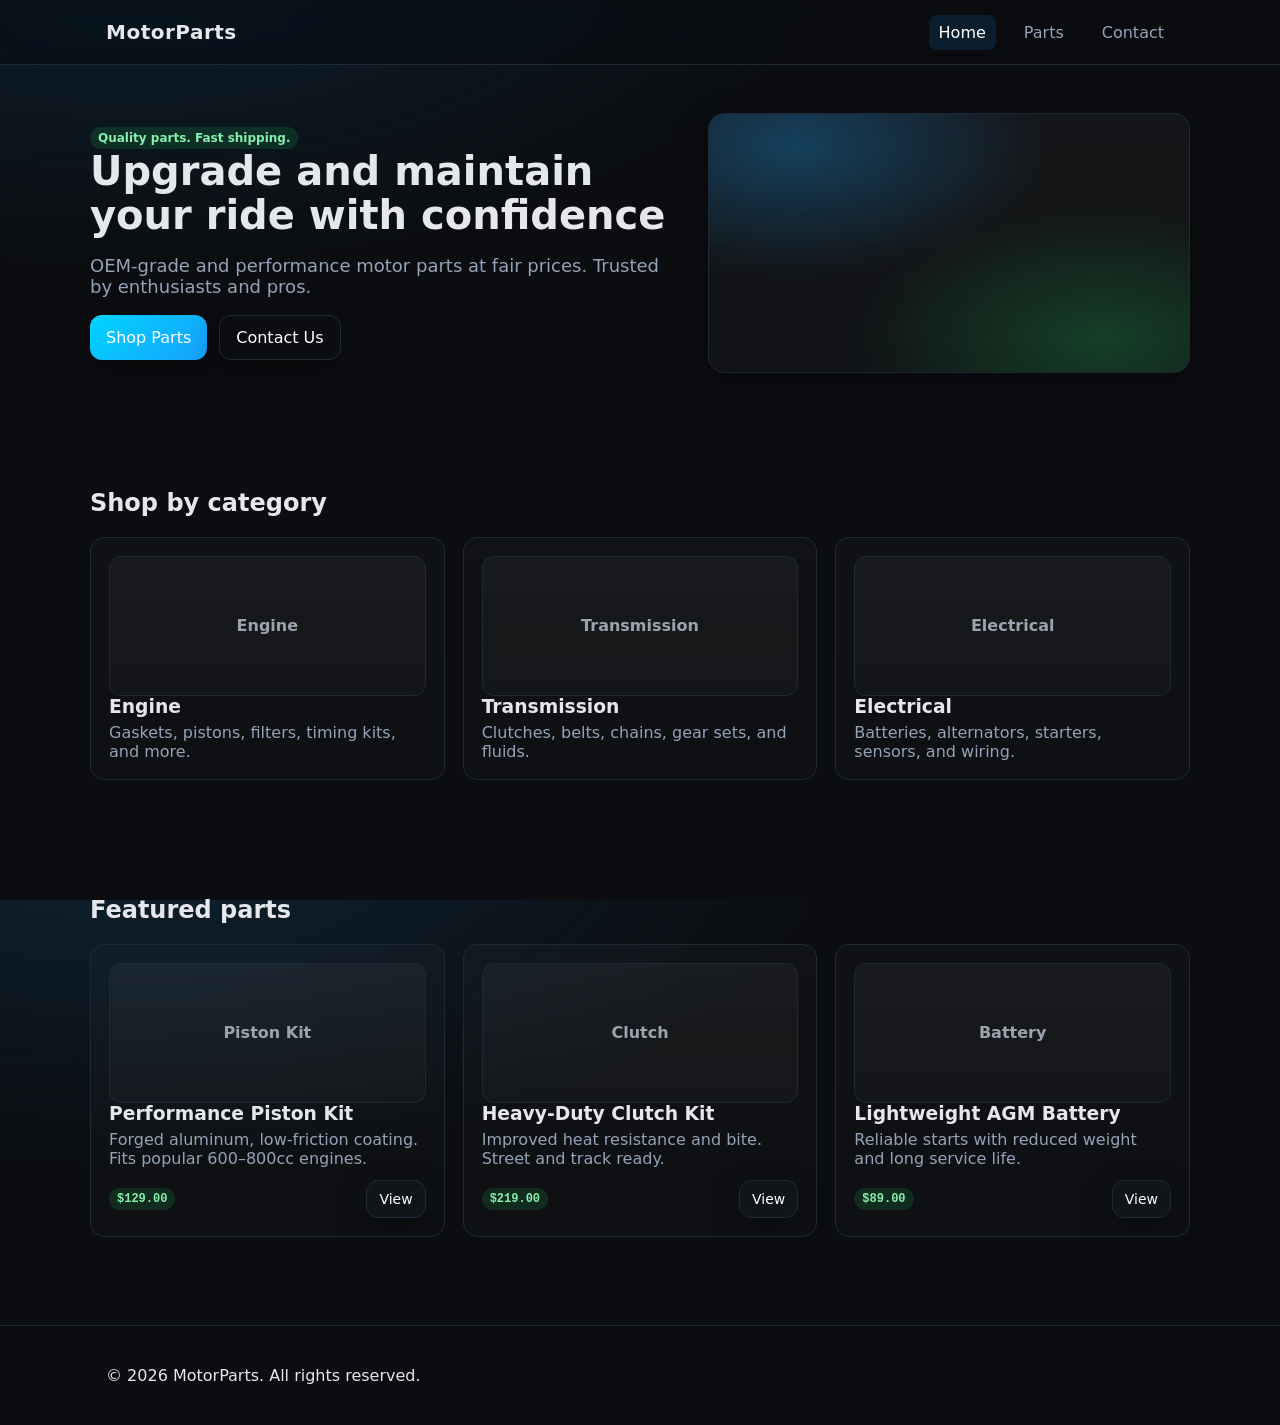
<file: index.html>
<!doctype html>
<html lang="en">
  <head>
    <meta charset="utf-8" />
    <meta name="viewport" content="width=device-width, initial-scale=1" />
    <title>MotorParts • Home</title>
    <link rel="icon" type="image/svg+xml" href="/assets/img/favicon.svg" />
    <link rel="stylesheet" href="/assets/css/styles.css" />
  </head>
  <body>
    <header class="site-header">
      <div class="container header-inner">
        <a class="brand" href="/index.html">MotorParts</a>
        <nav class="nav">
          <a href="/index.html" aria-current="page">Home</a>
          <a href="/parts.html">Parts</a>
          <a href="/contact.html">Contact</a>
        </nav>
      </div>
    </header>

    <main>
      <!-- Hero -->
      <section class="section container">
        <div class="hero">
          <div>
            <span class="badge">Quality parts. Fast shipping.</span>
            <h1>Upgrade and maintain your ride with confidence</h1>
            <p>OEM-grade and performance motor parts at fair prices. Trusted by enthusiasts and pros.</p>
            <div class="cta">
              <a class="button primary" href="/parts.html">Shop Parts</a>
              <a class="button ghost" href="/contact.html">Contact Us</a>
            </div>
          </div>
          <div class="hero-visual">
            <div class="hero-art" aria-hidden="true"></div>
          </div>
        </div>
      </section>

      <!-- Categories -->
      <section class="section container">
        <h2>Shop by category</h2>
        <div class="grid">
          <article class="card">
            <div class="art">Engine</div>
            <h3>Engine</h3>
            <p>Gaskets, pistons, filters, timing kits, and more.</p>
          </article>
          <article class="card">
            <div class="art">Transmission</div>
            <h3>Transmission</h3>
            <p>Clutches, belts, chains, gear sets, and fluids.</p>
          </article>
          <article class="card">
            <div class="art">Electrical</div>
            <h3>Electrical</h3>
            <p>Batteries, alternators, starters, sensors, and wiring.</p>
          </article>
        </div>
      </section>

      <!-- Featured parts -->
      <section class="section container">
        <h2>Featured parts</h2>
        <div class="grid">
          <article class="card">
            <div class="art">Piston Kit</div>
            <h3>Performance Piston Kit</h3>
            <p class="muted">Forged aluminum, low-friction coating. Fits popular 600–800cc engines.</p>
            <div class="row" style="margin-top:12px">
              <span class="badge mono">$129.00</span>
              <a class="button sm" href="/parts.html">View</a>
            </div>
          </article>
          <article class="card">
            <div class="art">Clutch</div>
            <h3>Heavy-Duty Clutch Kit</h3>
            <p class="muted">Improved heat resistance and bite. Street and track ready.</p>
            <div class="row" style="margin-top:12px">
              <span class="badge mono">$219.00</span>
              <a class="button sm" href="/parts.html">View</a>
            </div>
          </article>
          <article class="card">
            <div class="art">Battery</div>
            <h3>Lightweight AGM Battery</h3>
            <p class="muted">Reliable starts with reduced weight and long service life.</p>
            <div class="row" style="margin-top:12px">
              <span class="badge mono">$89.00</span>
              <a class="button sm" href="/parts.html">View</a>
            </div>
          </article>
        </div>
      </section>
    </main>

    <footer class="site-footer">
      <div class="container">
        <p>© <span id="year"></span> MotorParts. All rights reserved.</p>
      </div>
    </footer>
    <script>
      document.getElementById('year').textContent = new Date().getFullYear();
    </script>
  </body>
</html>
</file>
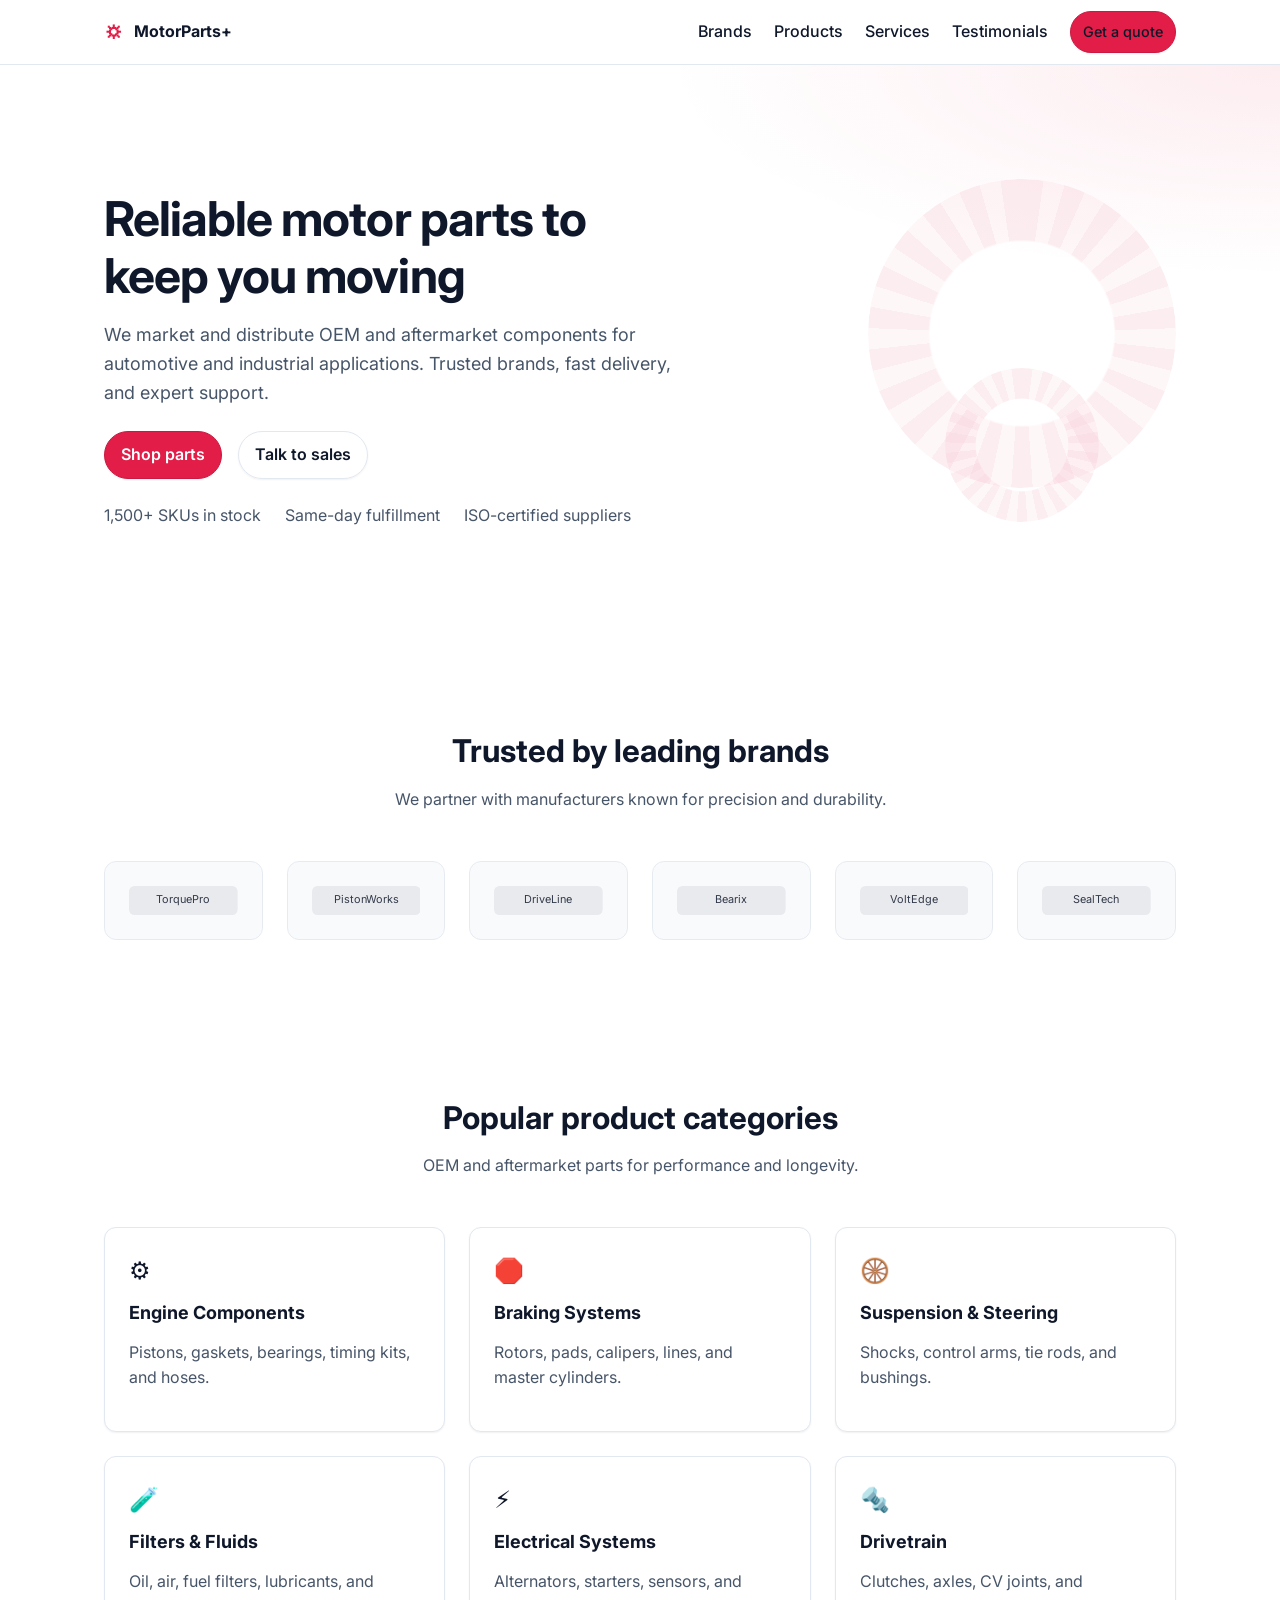
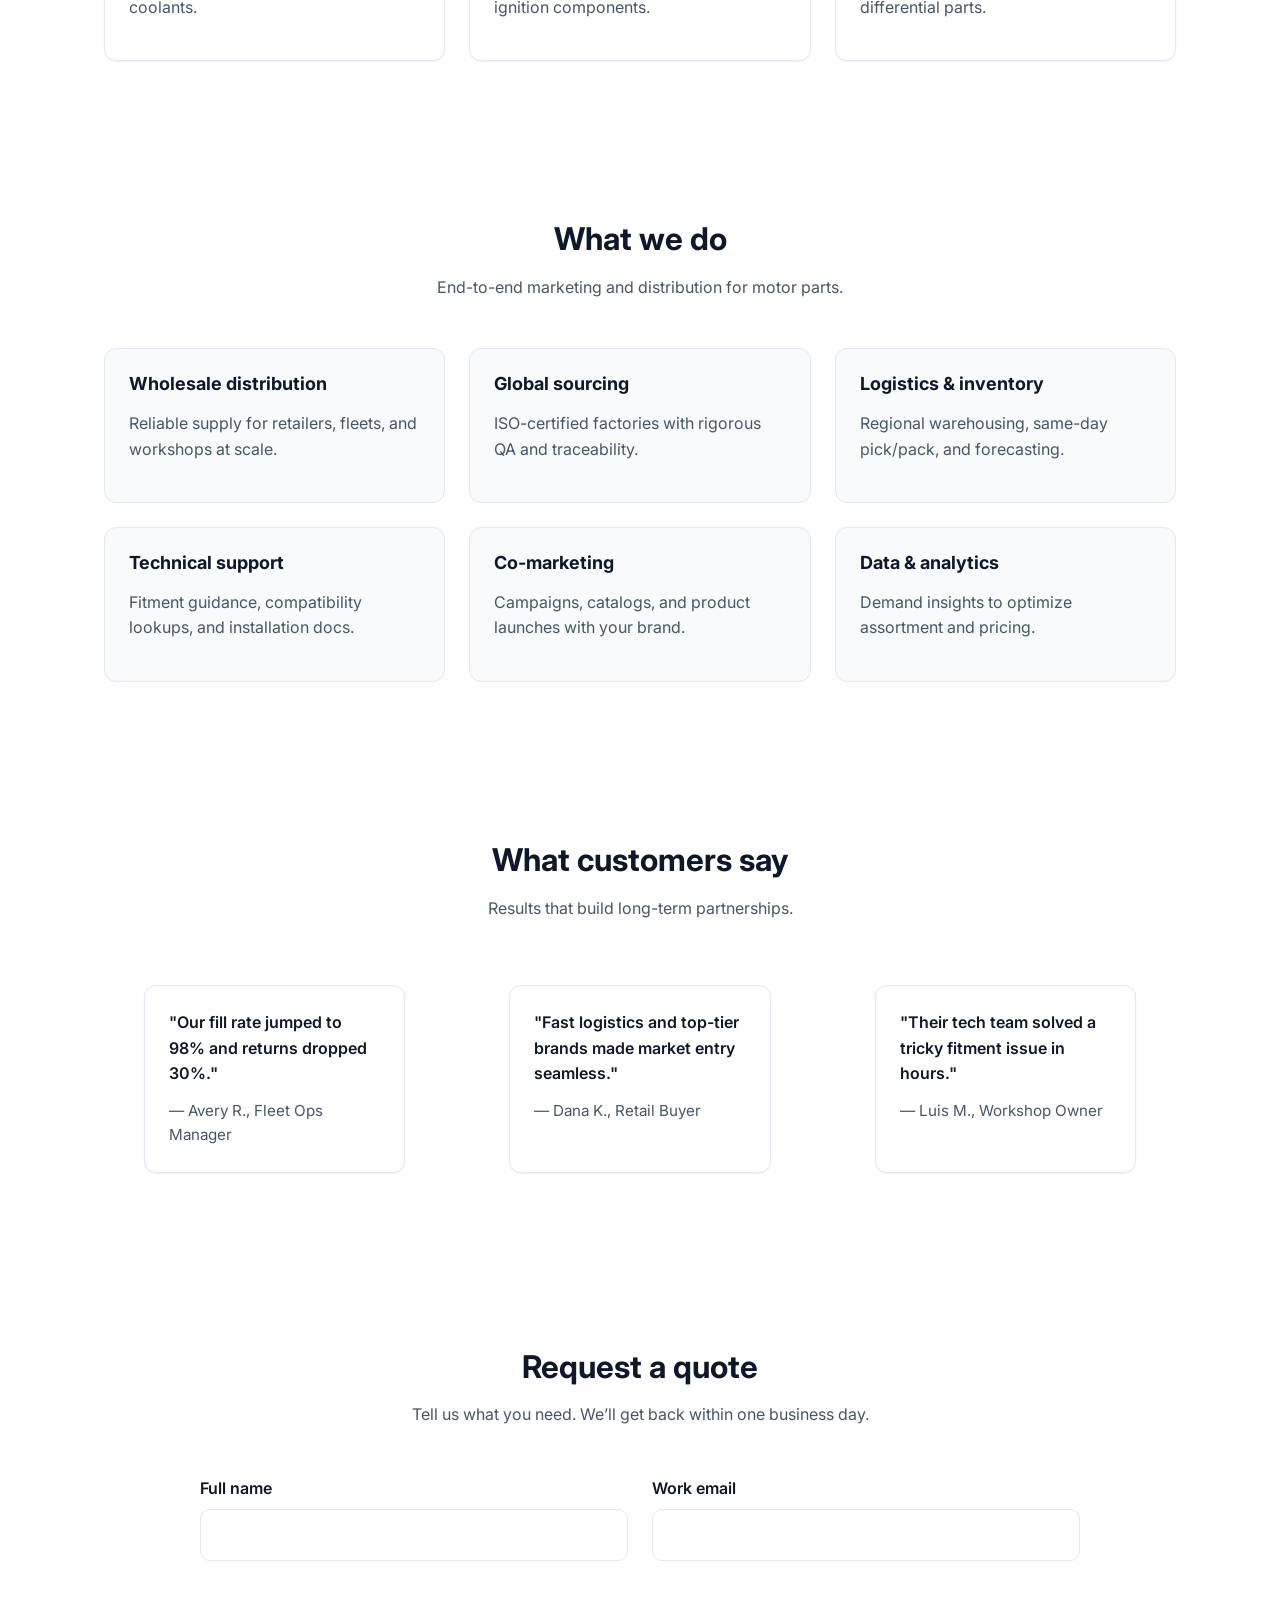
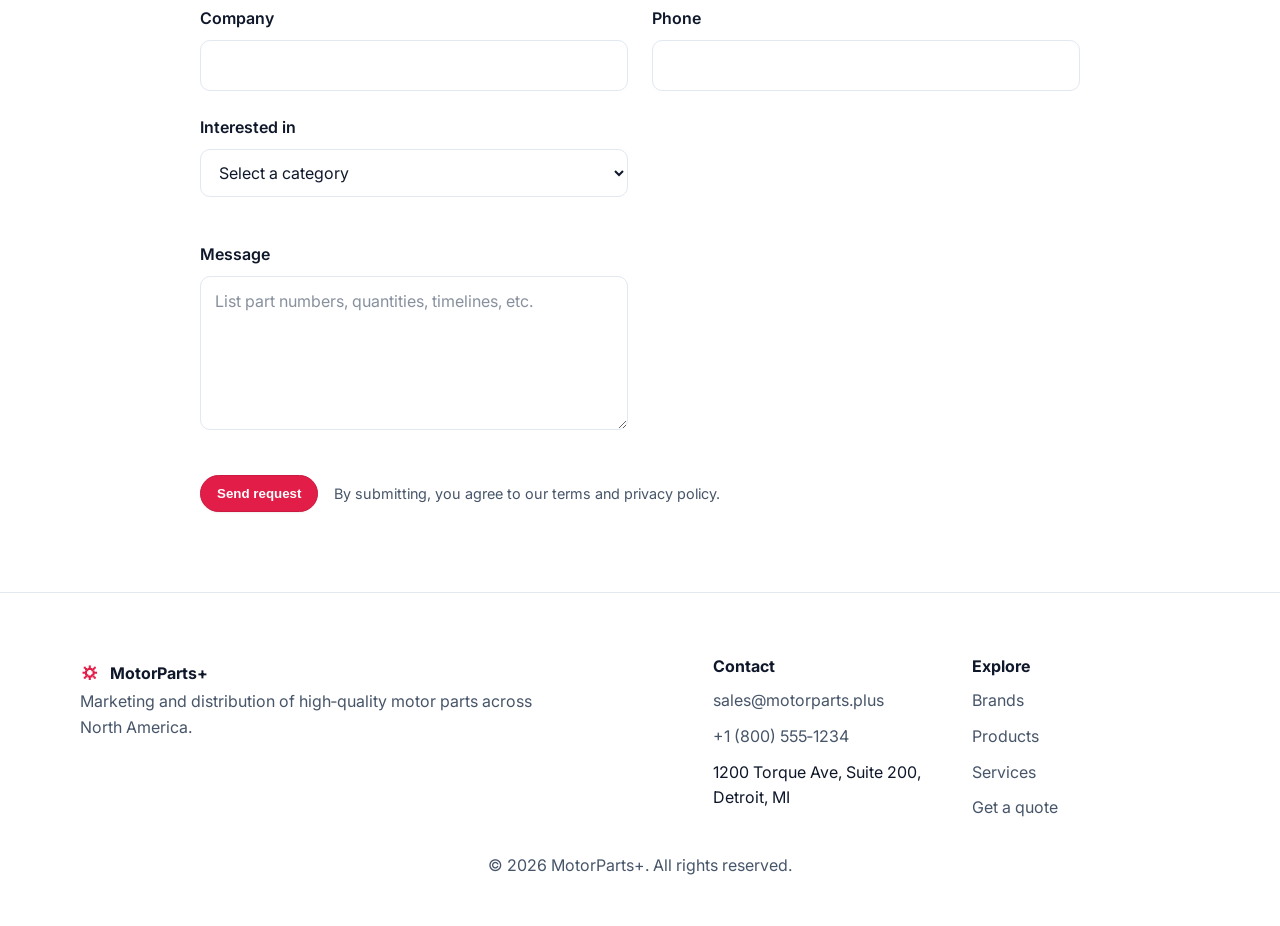
<file: site/index.html>
<!doctype html>
<html lang="en">
  <head>
    <meta charset="utf-8" />
    <meta name="viewport" content="width=device-width, initial-scale=1" />
    <meta name="description" content="Motor parts marketing website showcasing brands, product categories, services, and contact options." />

    <title>Motor Parts Marketing</title>

    <meta property="og:title" content="Motor Parts Marketing" />
    <meta property="og:description" content="Reliable motor parts, trusted brands, and expert support." />
    <meta property="og:type" content="website" />

    <link rel="preconnect" href="https://fonts.googleapis.com" />
    <link rel="preconnect" href="https://fonts.gstatic.com" crossorigin />
    <link href="https://fonts.googleapis.com/css2?family=Inter:wght@400;500;600;700&display=swap" rel="stylesheet" />

    <link rel="stylesheet" href="./styles/main.css" />
  </head>
  <body>
    <a class="skip-link" href="#main">Skip to content</a>

    <header class="site-header" id="top">
      <div class="container header-inner">
        <a href="#top" class="logo" aria-label="Motor Parts Marketing home">
          <span class="logo-mark" aria-hidden="true">⛭</span>
          <span class="logo-text">MotorParts+</span>
        </a>

        <button class="nav-toggle" id="navToggle" aria-expanded="false" aria-controls="siteNav" aria-label="Toggle navigation">
          <span class="nav-toggle-bar" aria-hidden="true"></span>
          <span class="nav-toggle-bar" aria-hidden="true"></span>
          <span class="nav-toggle-bar" aria-hidden="true"></span>
        </button>

        <nav id="siteNav" class="site-nav" aria-label="Primary">
          <ul>
            <li><a href="#brands">Brands</a></li>
            <li><a href="#products">Products</a></li>
            <li><a href="#services">Services</a></li>
            <li><a href="#testimonials">Testimonials</a></li>
            <li><a class="btn btn-small" href="#contact">Get a quote</a></li>
          </ul>
        </nav>
      </div>
    </header>

    <main id="main">
      <section class="hero" aria-label="Hero">
        <div class="container hero-inner">
          <div class="hero-copy">
            <h1>Reliable motor parts to keep you moving</h1>
            <p>
              We market and distribute OEM and aftermarket components for
              automotive and industrial applications. Trusted brands, fast
              delivery, and expert support.
            </p>
            <div class="hero-ctas">
              <a class="btn" href="#products">Shop parts</a>
              <a class="btn btn-secondary" href="#contact">Talk to sales</a>
            </div>
            <ul class="hero-bullets" role="list">
              <li>1,500+ SKUs in stock</li>
              <li>Same-day fulfillment</li>
              <li>ISO-certified suppliers</li>
            </ul>
          </div>
          <div class="hero-art" aria-hidden="true">
            <div class="gear gear-lg"></div>
            <div class="gear gear-sm"></div>
          </div>
        </div>
      </section>

      <section id="brands" class="section brands">
        <div class="container">
          <header class="section-header">
            <h2>Trusted by leading brands</h2>
            <p>We partner with manufacturers known for precision and durability.</p>
          </header>
          <div class="brand-grid" role="list">
            <div class="brand" role="listitem" aria-label="TorquePro">
              <svg viewBox="0 0 120 32" class="brand-svg" aria-hidden="true">
                <rect width="120" height="32" rx="6" fill="currentColor" opacity="0.08"/>
                <text x="50%" y="50%" dominant-baseline="middle" text-anchor="middle" font-size="12" fill="currentColor">TorquePro</text>
              </svg>
            </div>
            <div class="brand" role="listitem" aria-label="PistonWorks">
              <svg viewBox="0 0 120 32" class="brand-svg" aria-hidden="true">
                <rect width="120" height="32" rx="6" fill="currentColor" opacity="0.08"/>
                <text x="50%" y="50%" dominant-baseline="middle" text-anchor="middle" font-size="12" fill="currentColor">PistonWorks</text>
              </svg>
            </div>
            <div class="brand" role="listitem" aria-label="DriveLine">
              <svg viewBox="0 0 120 32" class="brand-svg" aria-hidden="true">
                <rect width="120" height="32" rx="6" fill="currentColor" opacity="0.08"/>
                <text x="50%" y="50%" dominant-baseline="middle" text-anchor="middle" font-size="12" fill="currentColor">DriveLine</text>
              </svg>
            </div>
            <div class="brand" role="listitem" aria-label="Bearix">
              <svg viewBox="0 0 120 32" class="brand-svg" aria-hidden="true">
                <rect width="120" height="32" rx="6" fill="currentColor" opacity="0.08"/>
                <text x="50%" y="50%" dominant-baseline="middle" text-anchor="middle" font-size="12" fill="currentColor">Bearix</text>
              </svg>
            </div>
            <div class="brand" role="listitem" aria-label="VoltEdge">
              <svg viewBox="0 0 120 32" class="brand-svg" aria-hidden="true">
                <rect width="120" height="32" rx="6" fill="currentColor" opacity="0.08"/>
                <text x="50%" y="50%" dominant-baseline="middle" text-anchor="middle" font-size="12" fill="currentColor">VoltEdge</text>
              </svg>
            </div>
            <div class="brand" role="listitem" aria-label="SealTech">
              <svg viewBox="0 0 120 32" class="brand-svg" aria-hidden="true">
                <rect width="120" height="32" rx="6" fill="currentColor" opacity="0.08"/>
                <text x="50%" y="50%" dominant-baseline="middle" text-anchor="middle" font-size="12" fill="currentColor">SealTech</text>
              </svg>
            </div>
          </div>
        </div>
      </section>

      <section id="products" class="section products">
        <div class="container">
          <header class="section-header">
            <h2>Popular product categories</h2>
            <p>OEM and aftermarket parts for performance and longevity.</p>
          </header>
          <div class="card-grid">
            <article class="card">
              <div class="card-icon" aria-hidden="true">⚙️</div>
              <h3>Engine Components</h3>
              <p>Pistons, gaskets, bearings, timing kits, and hoses.</p>
            </article>
            <article class="card">
              <div class="card-icon" aria-hidden="true">🛑</div>
              <h3>Braking Systems</h3>
              <p>Rotors, pads, calipers, lines, and master cylinders.</p>
            </article>
            <article class="card">
              <div class="card-icon" aria-hidden="true">🛞</div>
              <h3>Suspension & Steering</h3>
              <p>Shocks, control arms, tie rods, and bushings.</p>
            </article>
            <article class="card">
              <div class="card-icon" aria-hidden="true">🧪</div>
              <h3>Filters & Fluids</h3>
              <p>Oil, air, fuel filters, lubricants, and coolants.</p>
            </article>
            <article class="card">
              <div class="card-icon" aria-hidden="true">⚡</div>
              <h3>Electrical Systems</h3>
              <p>Alternators, starters, sensors, and ignition components.</p>
            </article>
            <article class="card">
              <div class="card-icon" aria-hidden="true">🔩</div>
              <h3>Drivetrain</h3>
              <p>Clutches, axles, CV joints, and differential parts.</p>
            </article>
          </div>
        </div>
      </section>

      <section id="services" class="section services">
        <div class="container">
          <header class="section-header">
            <h2>What we do</h2>
            <p>End-to-end marketing and distribution for motor parts.</p>
          </header>
          <div class="feature-grid">
            <article class="feature">
              <h3>Wholesale distribution</h3>
              <p>Reliable supply for retailers, fleets, and workshops at scale.</p>
            </article>
            <article class="feature">
              <h3>Global sourcing</h3>
              <p>ISO-certified factories with rigorous QA and traceability.</p>
            </article>
            <article class="feature">
              <h3>Logistics & inventory</h3>
              <p>Regional warehousing, same-day pick/pack, and forecasting.</p>
            </article>
            <article class="feature">
              <h3>Technical support</h3>
              <p>Fitment guidance, compatibility lookups, and installation docs.</p>
            </article>
            <article class="feature">
              <h3>Co-marketing</h3>
              <p>Campaigns, catalogs, and product launches with your brand.</p>
            </article>
            <article class="feature">
              <h3>Data & analytics</h3>
              <p>Demand insights to optimize assortment and pricing.</p>
            </article>
          </div>
        </div>
      </section>

      <section id="testimonials" class="section testimonials">
        <div class="container">
          <header class="section-header">
            <h2>What customers say</h2>
            <p>Results that build long-term partnerships.</p>
          </header>
          <div class="quote-grid">
            <figure class="quote">
              <blockquote>
                "Our fill rate jumped to 98% and returns dropped 30%."
              </blockquote>
              <figcaption>— Avery R., Fleet Ops Manager</figcaption>
            </figure>
            <figure class="quote">
              <blockquote>
                "Fast logistics and top-tier brands made market entry seamless."
              </blockquote>
              <figcaption>— Dana K., Retail Buyer</figcaption>
            </figure>
            <figure class="quote">
              <blockquote>
                "Their tech team solved a tricky fitment issue in hours."
              </blockquote>
              <figcaption>— Luis M., Workshop Owner</figcaption>
            </figure>
          </div>
        </div>
      </section>

      <section id="contact" class="section contact">
        <div class="container">
          <header class="section-header">
            <h2>Request a quote</h2>
            <p>Tell us what you need. We’ll get back within one business day.</p>
          </header>

          <form id="contactForm" class="contact-form" novalidate>
            <div class="form-row">
              <div class="form-field">
                <label for="name">Full name</label>
                <input id="name" name="name" type="text" required autocomplete="name" />
                <small class="error" id="error-name"></small>
              </div>
              <div class="form-field">
                <label for="email">Work email</label>
                <input id="email" name="email" type="email" required autocomplete="email" />
                <small class="error" id="error-email"></small>
              </div>
            </div>

            <div class="form-row">
              <div class="form-field">
                <label for="company">Company</label>
                <input id="company" name="company" type="text" autocomplete="organization" />
              </div>
              <div class="form-field">
                <label for="phone">Phone</label>
                <input id="phone" name="phone" type="tel" autocomplete="tel" />
              </div>
            </div>

            <div class="form-row">
              <div class="form-field">
                <label for="interest">Interested in</label>
                <select id="interest" name="interest" required>
                  <option value="" selected disabled>Select a category</option>
                  <option>Engine components</option>
                  <option>Braking systems</option>
                  <option>Suspension & steering</option>
                  <option>Electrical systems</option>
                  <option>Drivetrain</option>
                  <option>Other</option>
                </select>
                <small class="error" id="error-interest"></small>
              </div>
            </div>

            <div class="form-row">
              <div class="form-field">
                <label for="message">Message</label>
                <textarea id="message" name="message" rows="5" required placeholder="List part numbers, quantities, timelines, etc."></textarea>
                <small class="error" id="error-message"></small>
              </div>
            </div>

            <div class="form-actions">
              <button class="btn" type="submit">Send request</button>
              <p class="form-note">By submitting, you agree to our terms and privacy policy.</p>
            </div>

            <p class="form-success" id="formSuccess" role="status" aria-live="polite" hidden>
              Thanks! Your request has been received. We’ll be in touch soon.
            </p>
          </form>
        </div>
      </section>
    </main>

    <footer class="site-footer">
      <div class="container footer-inner">
        <div class="footer-brand">
          <div class="logo logo--alt">
            <span class="logo-mark" aria-hidden="true">⛭</span>
            <span class="logo-text">MotorParts+</span>
          </div>
          <p>
            Marketing and distribution of high‑quality motor parts across North America.
          </p>
        </div>
        <div class="footer-columns">
          <div class="footer-col">
            <h3>Contact</h3>
            <ul>
              <li><a href="mailto:sales@motorparts.plus">sales@motorparts.plus</a></li>
              <li><a href="tel:+18005551234">+1 (800) 555‑1234</a></li>
              <li>1200 Torque Ave, Suite 200, Detroit, MI</li>
            </ul>
          </div>
          <div class="footer-col">
            <h3>Explore</h3>
            <ul>
              <li><a href="#brands">Brands</a></li>
              <li><a href="#products">Products</a></li>
              <li><a href="#services">Services</a></li>
              <li><a href="#contact">Get a quote</a></li>
            </ul>
          </div>
        </div>
      </div>
      <div class="container footer-bottom">
        <p>© <span id="year"></span> MotorParts+. All rights reserved.</p>
      </div>
    </footer>

    <button class="to-top" id="toTop" aria-label="Back to top">↑</button>

    <script src="./scripts/main.js" defer></script>
  </body>
</html>
</file>
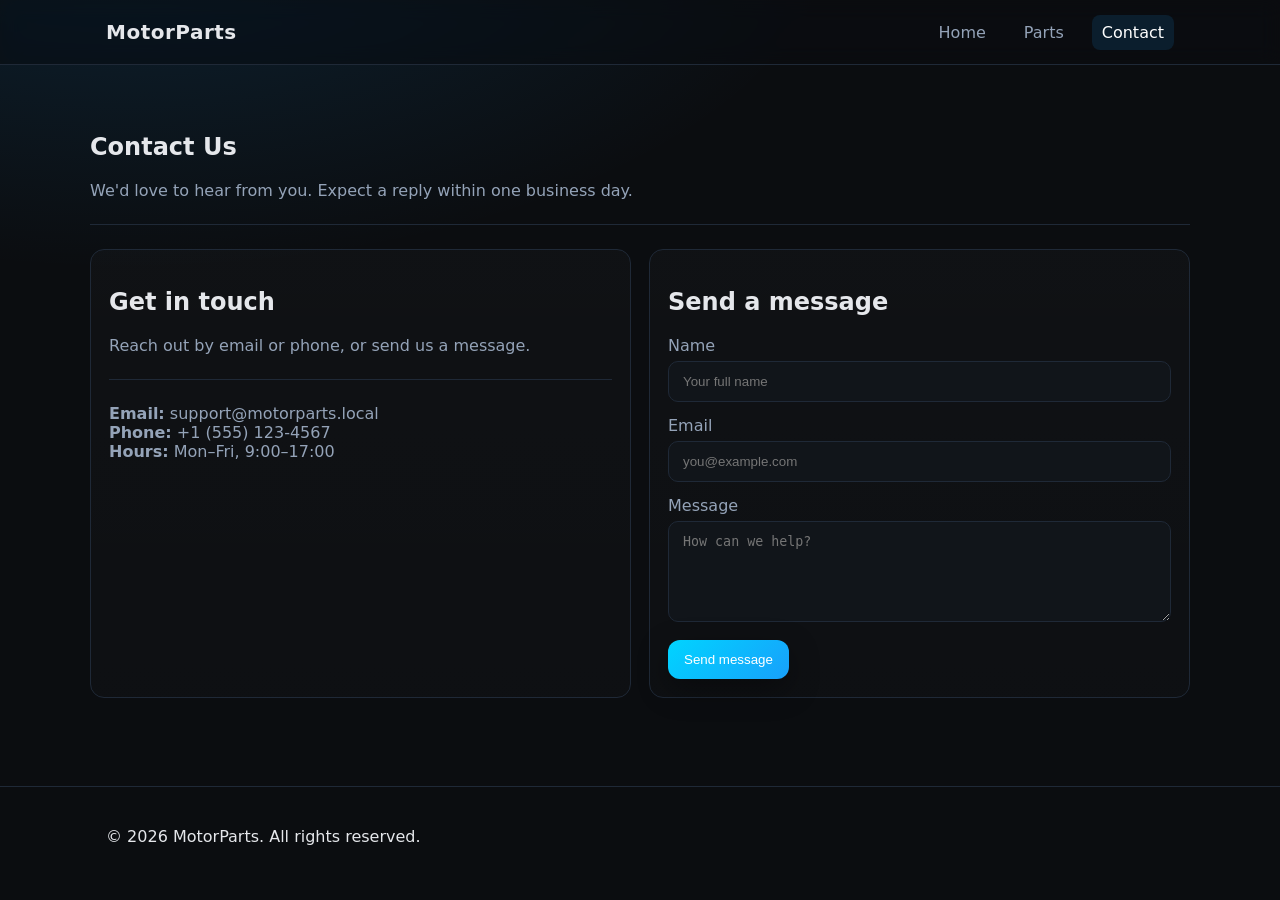
<file: contact.html>
<!doctype html>
<html lang="en">
  <head>
    <meta charset="utf-8" />
    <meta name="viewport" content="width=device-width, initial-scale=1" />
    <title>MotorParts • Contact</title>
    <link rel="icon" type="image/svg+xml" href="/assets/img/favicon.svg" />
    <link rel="stylesheet" href="/assets/css/styles.css" />
  </head>
  <body>
    <header class="site-header">
      <div class="container header-inner">
        <a class="brand" href="/index.html">MotorParts</a>
        <nav class="nav">
          <a href="/index.html">Home</a>
          <a href="/parts.html">Parts</a>
          <a href="/contact.html" aria-current="page">Contact</a>
        </nav>
      </div>
    </header>

    <main>
      <section class="section container">
        <h1>Contact Us</h1>
        <p class="muted">We'd love to hear from you. Expect a reply within one business day.</p>
        <div class="divider"></div>
        <div class="grid-2">
          <article class="card">
            <h2>Get in touch</h2>
            <p class="muted">Reach out by email or phone, or send us a message.</p>
            <div class="divider"></div>
            <p><strong>Email:</strong> support@motorparts.local</p>
            <p><strong>Phone:</strong> +1 (555) 123-4567</p>
            <p><strong>Hours:</strong> Mon–Fri, 9:00–17:00</p>
          </article>
          <article class="card">
            <h2>Send a message</h2>
            <form class="form" action="#" method="post">
              <div>
                <label class="label" for="name">Name</label>
                <input class="input" id="name" name="name" placeholder="Your full name" required />
              </div>
              <div>
                <label class="label" for="email">Email</label>
                <input class="input" id="email" name="email" type="email" placeholder="you@example.com" required />
              </div>
              <div>
                <label class="label" for="message">Message</label>
                <textarea class="textarea" id="message" name="message" rows="5" placeholder="How can we help?" required></textarea>
              </div>
              <div>
                <button class="button primary" type="submit">Send message</button>
              </div>
            </form>
          </article>
        </div>
      </section>
    </main>

    <footer class="site-footer">
      <div class="container">
        <p>© <span id="year"></span> MotorParts. All rights reserved.</p>
      </div>
    </footer>
    <script>
      document.getElementById('year').textContent = new Date().getFullYear();
    </script>
  </body>
</html>
</file>
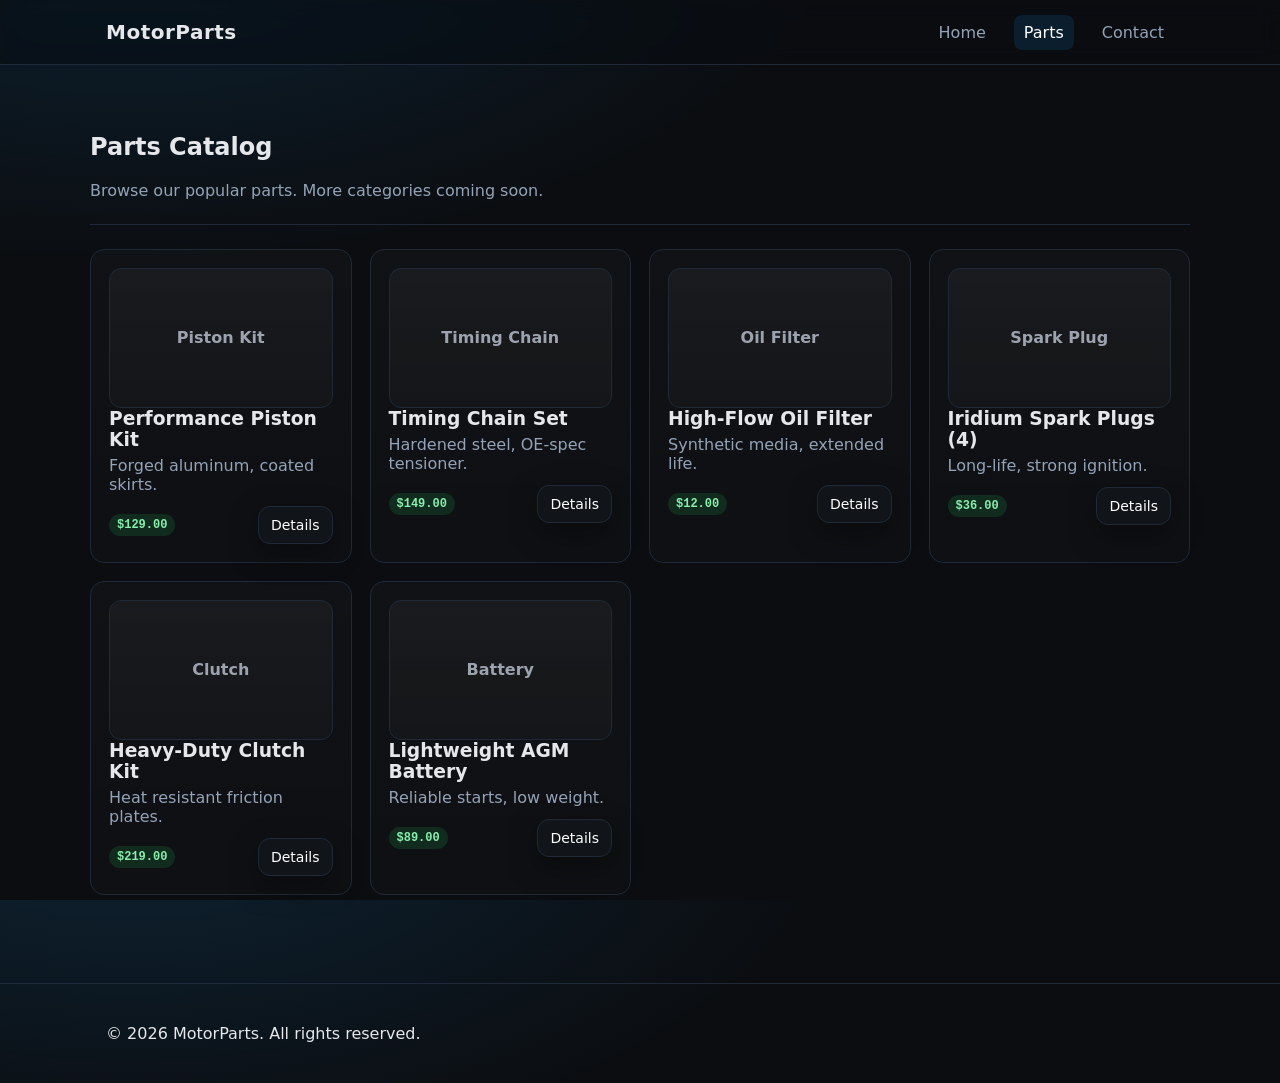
<file: parts.html>
<!doctype html>
<html lang="en">
  <head>
    <meta charset="utf-8" />
    <meta name="viewport" content="width=device-width, initial-scale=1" />
    <title>MotorParts • Parts</title>
    <link rel="icon" type="image/svg+xml" href="/assets/img/favicon.svg" />
    <link rel="stylesheet" href="/assets/css/styles.css" />
  </head>
  <body>
    <header class="site-header">
      <div class="container header-inner">
        <a class="brand" href="/index.html">MotorParts</a>
        <nav class="nav">
          <a href="/index.html">Home</a>
          <a href="/parts.html" aria-current="page">Parts</a>
          <a href="/contact.html">Contact</a>
        </nav>
      </div>
    </header>

    <main>
      <section class="section container">
        <h1>Parts Catalog</h1>
        <p class="muted">Browse our popular parts. More categories coming soon.</p>
        <div class="divider"></div>
        <div class="grid-4">
          <article class="card">
            <div class="art">Piston Kit</div>
            <h3>Performance Piston Kit</h3>
            <p class="muted">Forged aluminum, coated skirts.</p>
            <div class="row" style="margin-top:12px">
              <span class="badge mono">$129.00</span>
              <a class="button sm" href="#">Details</a>
            </div>
          </article>
          <article class="card">
            <div class="art">Timing Chain</div>
            <h3>Timing Chain Set</h3>
            <p class="muted">Hardened steel, OE-spec tensioner.</p>
            <div class="row" style="margin-top:12px">
              <span class="badge mono">$149.00</span>
              <a class="button sm" href="#">Details</a>
            </div>
          </article>
          <article class="card">
            <div class="art">Oil Filter</div>
            <h3>High-Flow Oil Filter</h3>
            <p class="muted">Synthetic media, extended life.</p>
            <div class="row" style="margin-top:12px">
              <span class="badge mono">$12.00</span>
              <a class="button sm" href="#">Details</a>
            </div>
          </article>
          <article class="card">
            <div class="art">Spark Plug</div>
            <h3>Iridium Spark Plugs (4)</h3>
            <p class="muted">Long-life, strong ignition.</p>
            <div class="row" style="margin-top:12px">
              <span class="badge mono">$36.00</span>
              <a class="button sm" href="#">Details</a>
            </div>
          </article>
          <article class="card">
            <div class="art">Clutch</div>
            <h3>Heavy-Duty Clutch Kit</h3>
            <p class="muted">Heat resistant friction plates.</p>
            <div class="row" style="margin-top:12px">
              <span class="badge mono">$219.00</span>
              <a class="button sm" href="#">Details</a>
            </div>
          </article>
          <article class="card">
            <div class="art">Battery</div>
            <h3>Lightweight AGM Battery</h3>
            <p class="muted">Reliable starts, low weight.</p>
            <div class="row" style="margin-top:12px">
              <span class="badge mono">$89.00</span>
              <a class="button sm" href="#">Details</a>
            </div>
          </article>
        </div>
      </section>
    </main>

    <footer class="site-footer">
      <div class="container">
        <p>© <span id="year"></span> MotorParts. All rights reserved.</p>
      </div>
    </footer>
    <script>
      document.getElementById('year').textContent = new Date().getFullYear();
    </script>
  </body>
</html>
</file>
<file: assets/css/styles.css>
:root{
  --bg:#0b0d10; --panel:#11151a; --muted:#94a3b8; --text:#e5e7eb;
  --brand:#00d4ff; --brand-2:#18a0fb; --accent:#22c55e; --danger:#ef4444;
  --border: #1f2937; --shadow: 0 10px 30px rgba(0,0,0,.35);
}
*{box-sizing:border-box}
html,body{height:100%}
body{
  margin:0; font-family:ui-sans-serif,system-ui,-apple-system,Segoe UI,Roboto,Ubuntu,Helvetica,Arial,"Apple Color Emoji","Segoe UI Emoji";
  color:var(--text); background: radial-gradient(1200px 600px at 10% -10%, rgba(24,160,251,.15), transparent 60%), var(--bg);
}
img{max-width:100%; display:block}
a{color:inherit; text-decoration:none}
.container{max-width:1100px; margin:0 auto; padding:0 16px}
.section{padding:48px 0}

/* Header */
.site-header{position:sticky; top:0; z-index:10; backdrop-filter:saturate(160%) blur(10px);
  background:rgba(11,13,16,.6); border-bottom:1px solid var(--border)}
.header-inner{display:flex; align-items:center; justify-content:space-between; height:64px}
.brand{font-weight:800; letter-spacing:.5px; font-size:20px; color:var(--text)}
.nav{display:flex; gap:18px}
.nav a{padding:8px 10px; border-radius:8px; color:var(--muted)}
.nav a[aria-current="page"], .nav a:hover{color:white; background:rgba(24,160,251,.12)}

/* Hero */
.hero{display:grid; grid-template-columns:1.1fr .9fr; gap:28px; align-items:center}
.hero h1{font-size:40px; line-height:1.1; margin:0 0 10px}
.hero p{color:var(--muted); font-size:18px}
.cta{display:flex; gap:12px; margin-top:18px}
.button{display:inline-flex; align-items:center; gap:10px; padding:12px 16px; border-radius:12px; border:1px solid var(--border); background:var(--panel); color:white; box-shadow:var(--shadow)}
.button.primary{background:linear-gradient(135deg, var(--brand), var(--brand-2)); border:none}
.button.ghost{background:transparent}

/* Cards grid */
.grid{display:grid; grid-template-columns:repeat(3, minmax(0,1fr)); gap:18px}
.card{background:linear-gradient(180deg, rgba(255,255,255,.02), rgba(255,255,255,.01)); border:1px solid var(--border); border-radius:14px; padding:18px}
.card h3{margin:0 0 6px}
.card p{margin:0; color:var(--muted)}

/* Small utilities */
.muted{color:var(--muted)}
.row{display:flex; align-items:center; justify-content:space-between; gap:12px}
.button.sm{padding:10px 12px; font-size:14px}

/* Visual blocks */
.hero-art{height:260px; border-radius:16px; border:1px solid var(--border);
  background:
    radial-gradient(420px 220px at 18% 12%, rgba(24,160,251,.3), transparent 60%),
    radial-gradient(420px 220px at 82% 88%, rgba(34,197,94,.25), transparent 60%),
    linear-gradient(180deg, rgba(255,255,255,.04), rgba(255,255,255,.02));
  box-shadow:var(--shadow)
}
.art{height:140px; border-radius:12px; border:1px solid var(--border);
  background:linear-gradient(180deg, rgba(255,255,255,.04), rgba(255,255,255,.02));
  display:flex; align-items:center; justify-content:center; color:#9ca3af; font-weight:600}

/* Grid variants */
.grid-2{display:grid; grid-template-columns:repeat(2, minmax(0,1fr)); gap:18px}
.grid-4{display:grid; grid-template-columns:repeat(4, minmax(0,1fr)); gap:18px}

/* Footer */
.site-footer{border-top:1px solid var(--border); margin-top:40px}
.site-footer .container{padding:24px 16px}

/* Forms */
.input, .select, .textarea{width:100%; padding:12px 14px; border-radius:10px; background:var(--panel); border:1px solid var(--border); color:var(--text)}
.form{display:grid; gap:14px; max-width:520px}
.label{display:block; margin-bottom:6px; color:var(--muted)}

/* Utilities */
.badge{display:inline-block; padding:4px 8px; border-radius:999px; background:rgba(34,197,94,.15); color:#86efac; font-weight:600; font-size:12px}
.mono{font-family: ui-monospace, SFMono-Regular, Menlo, Monaco, Consolas, "Liberation Mono", "Courier New", monospace}
.divider{height:1px; background:var(--border); margin:24px 0}

/* Responsive */
@media (max-width: 900px){
  .hero{grid-template-columns:1fr; text-align:center}
  .cta{justify-content:center}
  .grid{grid-template-columns:1fr 1fr}
  .grid-2{grid-template-columns:1fr}
  .grid-4{grid-template-columns:1fr 1fr}
}
@media (max-width: 640px){
  .grid{grid-template-columns:1fr}
  .grid-4{grid-template-columns:1fr}
  .hero h1{font-size:32px}
}
</file>
<file: site/styles/main.css>
/* Root theme tokens */
:root {
  --bg: #ffffff;
  --surface: #ffffff;
  --surface-2: #f8fafc; /* slate-50 */
  --text: #0f172a; /* slate-900 */
  --muted: #475569; /* slate-600 */
  --border: #e2e8f0; /* slate-200 */
  --accent: #e11d48; /* rose-600 */
  --accent-contrast: #ffffff;

  --container: 1120px;
  --radius: 12px;

  --space-1: 4px;
  --space-2: 8px;
  --space-3: 12px;
  --space-4: 16px;
  --space-5: 20px;
  --space-6: 24px;
  --space-8: 32px;
  --space-10: 40px;
  --space-12: 48px;
  --space-16: 64px;
  --space-20: 80px;

  --shadow-sm: 0 1px 2px rgba(2, 6, 23, 0.06);
  --shadow-md: 0 8px 24px rgba(2, 6, 23, 0.08);
  --shadow-lg: 0 18px 40px rgba(2, 6, 23, 0.12);
}

@media (prefers-color-scheme: dark) {
  :root {
    --bg: #0b0f1a;
    --surface: #0f172a;
    --surface-2: #111827;
    --text: #e5e7eb;
    --muted: #94a3b8;
    --border: #1f2937;
    --accent: #f43f5e;
    --accent-contrast: #ffffff;
    --shadow-sm: 0 1px 2px rgba(0, 0, 0, 0.5);
    --shadow-md: 0 8px 24px rgba(0, 0, 0, 0.35);
    --shadow-lg: 0 18px 40px rgba(0, 0, 0, 0.4);
  }
}

/* Reset & base */
* { box-sizing: border-box; }
html { scroll-behavior: smooth; }
html, body { height: 100%; }
body {
  margin: 0;
  font-family: Inter, ui-sans-serif, system-ui, -apple-system, Segoe UI, Roboto, Helvetica, Arial, "Apple Color Emoji", "Segoe UI Emoji";
  color: var(--text);
  background: var(--bg);
  line-height: 1.6;
  -webkit-font-smoothing: antialiased;
  -moz-osx-font-smoothing: grayscale;
}
img, svg { display: block; max-width: 100%; }

h1, h2, h3 { line-height: 1.2; margin: 0 0 var(--space-4); }
h1 { font-size: clamp(2rem, 3vw + 1rem, 3rem); letter-spacing: -0.02em; }
h2 { font-size: clamp(1.5rem, 1.2vw + 1rem, 2rem); }
h3 { font-size: 1.125rem; }

p { margin: 0 0 var(--space-4); color: var(--muted); }
ul { margin: 0; padding-left: 1.1rem; }

.container {
  max-width: var(--container);
  margin-inline: auto;
  padding-inline: var(--space-6);
}

.section { padding: var(--space-20) 0; }
.section-header { text-align: center; margin-bottom: var(--space-12); }
.section-header p { max-width: 56ch; margin-inline: auto; }

.skip-link {
  position: absolute;
  left: -9999px;
  top: auto;
  width: 1px;
  height: 1px;
  overflow: hidden;
}
.skip-link:focus {
  left: var(--space-6);
  top: var(--space-6);
  width: auto;
  height: auto;
  padding: var(--space-3) var(--space-4);
  background: var(--accent);
  color: var(--accent-contrast);
  border-radius: 8px;
  z-index: 1000;
}

/* Header */
.site-header {
  position: sticky;
  top: 0;
  z-index: 100;
  background: color-mix(in srgb, var(--surface) 85%, transparent);
  backdrop-filter: saturate(140%) blur(10px);
  border-bottom: 1px solid var(--border);
}
.header-inner {
  display: flex;
  align-items: center;
  justify-content: space-between;
  height: 64px;
}
.logo { display: inline-flex; align-items: center; gap: 10px; text-decoration: none; color: var(--text); font-weight: 700; }
.logo-mark { font-size: 1.25rem; color: var(--accent); }
.logo--alt .logo-mark { color: var(--accent); }

.nav-toggle {
  display: none;
  appearance: none;
  border: 0;
  background: transparent;
  padding: 8px;
  border-radius: 8px;
}
.nav-toggle:focus-visible { outline: 3px solid color-mix(in srgb, var(--accent), transparent 60%); outline-offset: 2px; }
.nav-toggle-bar {
  display: block;
  width: 24px;
  height: 2px;
  background: var(--text);
  margin: 5px 0;
  border-radius: 2px;
}

.site-nav ul { list-style: none; display: flex; gap: 22px; align-items: center; padding: 0; }
.site-nav a { color: var(--text); text-decoration: none; font-weight: 500; }
.site-nav a:hover { color: var(--accent); }

/* Buttons */
.btn {
  display: inline-flex;
  align-items: center;
  justify-content: center;
  gap: 8px;
  padding: 10px 16px;
  border-radius: 999px;
  background: var(--accent);
  color: var(--accent-contrast);
  text-decoration: none;
  font-weight: 600;
  box-shadow: var(--shadow-sm);
  border: 1px solid color-mix(in srgb, var(--accent), black 10%);
}
.btn:hover { filter: brightness(0.98); transform: translateY(-1px); transition: transform 120ms ease, filter 120ms ease; }
.btn:active { transform: translateY(0); }
.btn:focus-visible { outline: 3px solid color-mix(in srgb, var(--accent), transparent 60%); outline-offset: 2px; }

.btn-secondary { background: transparent; color: var(--text); border: 1px solid var(--border); }
.btn-secondary:hover { background: var(--surface-2); }

.btn-small { padding: 8px 12px; font-size: 0.9rem; }

/* Hero */
.hero { padding: var(--space-20) 0; background: radial-gradient(80% 60% at 100% 0%, color-mix(in srgb, var(--accent) 8%, transparent) 0%, transparent 60%); }
.hero-inner { display: grid; grid-template-columns: 1.15fr 0.85fr; gap: var(--space-16); align-items: center; }
.hero-copy p { font-size: 1.125rem; }
.hero-ctas { display: flex; flex-wrap: wrap; gap: var(--space-4); margin: var(--space-6) 0; }
.hero-bullets { display: flex; flex-wrap: wrap; gap: var(--space-6); padding-left: 0; list-style: none; color: var(--muted); }

.hero-art { position: relative; aspect-ratio: 1 / 1; }
.gear {
  position: absolute;
  border-radius: 50%;
  background: repeating-conic-gradient(
    from 0deg,
    color-mix(in srgb, var(--accent), white 70%) 0 8deg,
    color-mix(in srgb, var(--accent), transparent 85%) 8deg 16deg
  );
  mask: radial-gradient(circle at center, transparent 42%, black 43%);
  opacity: 0.25;
  animation: spin 36s linear infinite;
}
.gear-lg { width: 72%; height: 72%; right: 0; top: 8%; }
.gear-sm { width: 36%; height: 36%; right: 18%; bottom: 12%; animation-duration: 24s; animation-direction: reverse; }

@keyframes spin { to { transform: rotate(360deg); } }

/* Brands */
.brands .brand-grid { display: grid; grid-template-columns: repeat(6, 1fr); gap: var(--space-6); align-items: stretch; }
.brand { color: var(--text); opacity: 0.85; background: var(--surface-2); border: 1px solid var(--border); border-radius: var(--radius); display: grid; place-items: center; padding: var(--space-6); }
.brand:hover { opacity: 1; }
.brand-svg { width: 100%; height: auto; color: currentColor; }

/* Products */
.card-grid { display: grid; grid-template-columns: repeat(3, 1fr); gap: var(--space-6); }
.card { background: var(--surface); border: 1px solid var(--border); border-radius: var(--radius); padding: var(--space-6); box-shadow: var(--shadow-sm); transition: box-shadow 160ms ease, transform 160ms ease; }
.card:hover { box-shadow: var(--shadow-md); transform: translateY(-2px); }
.card-icon { font-size: 1.5rem; margin-bottom: var(--space-3); }

/* Services */
.feature-grid { display: grid; grid-template-columns: repeat(3, 1fr); gap: var(--space-6); }
.feature { background: var(--surface-2); border: 1px solid var(--border); border-radius: var(--radius); padding: var(--space-6); }

/* Testimonials */
.quote-grid { display: grid; grid-template-columns: repeat(3, 1fr); gap: var(--space-6); }
.quote { background: var(--surface); border: 1px solid var(--border); border-radius: var(--radius); padding: var(--space-6); box-shadow: var(--shadow-sm); }
.quote blockquote { margin: 0 0 var(--space-3); font-weight: 600; color: var(--text); }
.quote figcaption { color: var(--muted); font-size: 0.95rem; }

/* Contact */
.contact-form { max-width: 880px; margin-inline: auto; }
.form-row { display: grid; grid-template-columns: 1fr 1fr; gap: var(--space-6); margin-bottom: var(--space-6); }
.form-field { display: flex; flex-direction: column; gap: 8px; }
label { font-weight: 600; color: var(--text); }
input, select, textarea { font: inherit; color: var(--text); background: var(--surface); border: 1px solid var(--border); border-radius: 10px; padding: 12px 14px; }
input::placeholder, textarea::placeholder { color: color-mix(in srgb, var(--muted), transparent 35%); }
input:focus, select:focus, textarea:focus { outline: 3px solid color-mix(in srgb, var(--accent), transparent 70%); border-color: var(--accent); }
.error { color: #dc2626; min-height: 1em; }

.form-actions { display: flex; align-items: center; gap: var(--space-4); flex-wrap: wrap; }
.form-note { margin: 0; font-size: 0.9rem; }
.form-success { margin-top: var(--space-4); background: color-mix(in srgb, var(--accent), white 85%); color: var(--text); padding: var(--space-4); border-radius: 10px; }

/* Footer */
.site-footer { border-top: 1px solid var(--border); background: var(--surface); }
.footer-inner { display: grid; grid-template-columns: 1.2fr 1fr; gap: var(--space-12); padding: var(--space-16) 0 var(--space-8); }
.footer-brand p { color: var(--muted); max-width: 46ch; }
.footer-columns { display: grid; grid-template-columns: 1fr 1fr; gap: var(--space-8); }
.footer-col h3 { margin-bottom: var(--space-3); font-size: 1rem; }
.footer-col ul { list-style: none; padding: 0; margin: 0; display: grid; gap: 10px; }
.footer-col a { color: var(--muted); text-decoration: none; }
.footer-col a:hover { color: var(--accent); }
.footer-bottom { padding-bottom: var(--space-8); color: var(--muted); text-align: center; }

/* Utilities */
.to-top {
  position: fixed;
  right: 20px;
  bottom: 20px;
  width: 44px;
  height: 44px;
  border-radius: 50%;
  border: 1px solid var(--border);
  background: var(--surface);
  color: var(--text);
  box-shadow: var(--shadow-sm);
  display: grid;
  place-items: center;
  opacity: 0;
  pointer-events: none;
  transform: translateY(10px);
  transition: opacity 160ms ease, transform 160ms ease;
}
.to-top.show { opacity: 1; pointer-events: auto; transform: translateY(0); }

/* Responsive navigation */
@media (max-width: 960px) {
  .nav-toggle { display: inline-block; }
  .site-nav {
    position: absolute;
    left: 0;
    right: 0;
    top: 64px;
    background: var(--surface);
    border-bottom: 1px solid var(--border);
    box-shadow: var(--shadow-sm);
    transform-origin: top;
    transform: scaleY(0.98);
    max-height: 0;
    opacity: 0;
    pointer-events: none;
    transition: transform 160ms ease, opacity 160ms ease, max-height 160ms ease;
  }
  .site-nav ul { flex-direction: column; align-items: stretch; gap: 0; }
  .site-nav li a, .site-nav li .btn { display: block; padding: 14px var(--space-6); border-top: 1px solid var(--border); }
  .site-nav .btn { margin: var(--space-4) var(--space-6); align-self: flex-start; width: fit-content; }

  /* Expand when toggle is "open" via aria-expanded */
  #navToggle[aria-expanded="true"] + #siteNav {
    transform: scaleY(1);
    max-height: 520px;
    opacity: 1;
    pointer-events: auto;
  }
}

/* Grids responsive */
@media (max-width: 1100px) {
  .hero-inner { grid-template-columns: 1fr; }
  .hero-art { order: -1; height: 340px; }
}
@media (max-width: 1024px) {
  .brands .brand-grid { grid-template-columns: repeat(4, 1fr); }
  .card-grid, .feature-grid, .quote-grid { grid-template-columns: repeat(2, 1fr); }
}
@media (max-width: 640px) {
  .container { padding-inline: var(--space-4); }
  .section { padding: var(--space-16) 0; }
  .brands .brand-grid { grid-template-columns: repeat(2, 1fr); }
  .card-grid, .feature-grid, .quote-grid { grid-template-columns: 1fr; }
  .form-row { grid-template-columns: 1fr; }
}

/* Motion preferences */
@media (prefers-reduced-motion: reduce) {
  * { animation-duration: 0.01ms !important; animation-iteration-count: 1 !important; transition-duration: 0.01ms !important; scroll-behavior: auto !important; }
}
</file>
